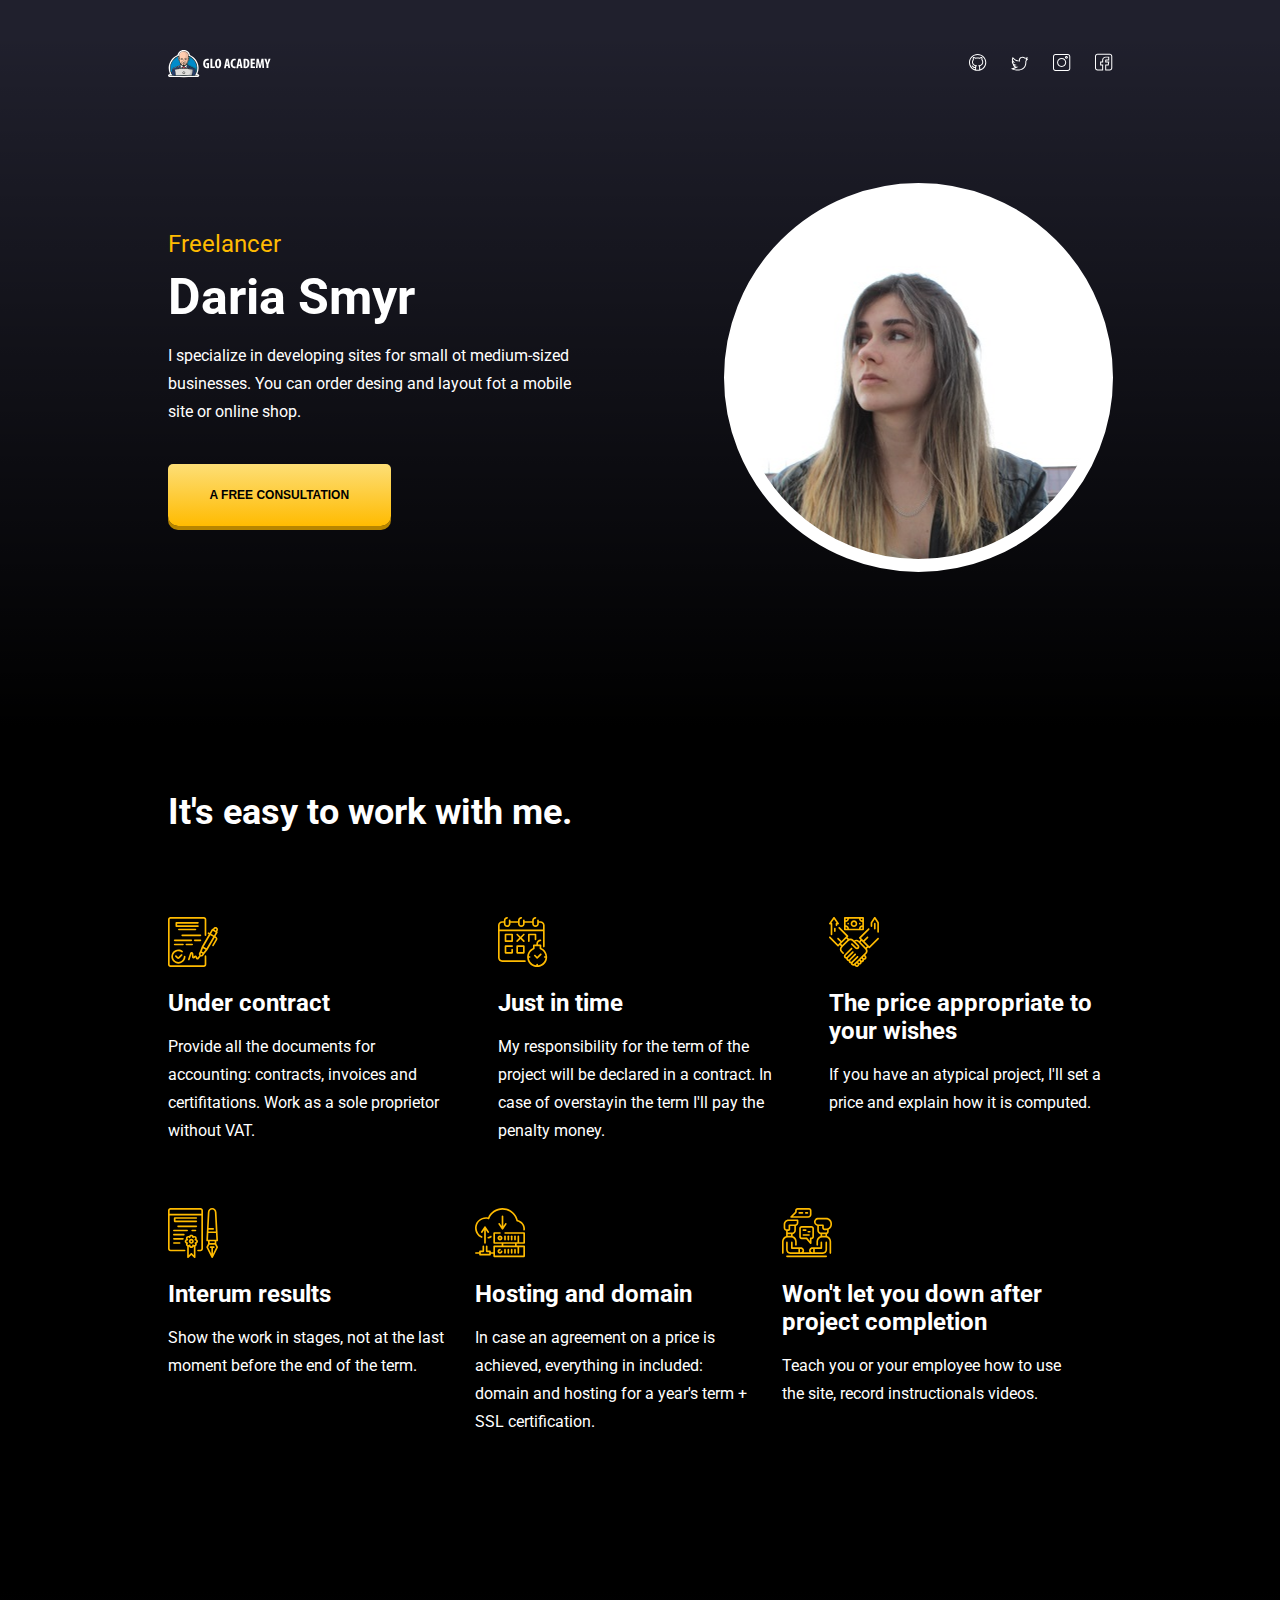
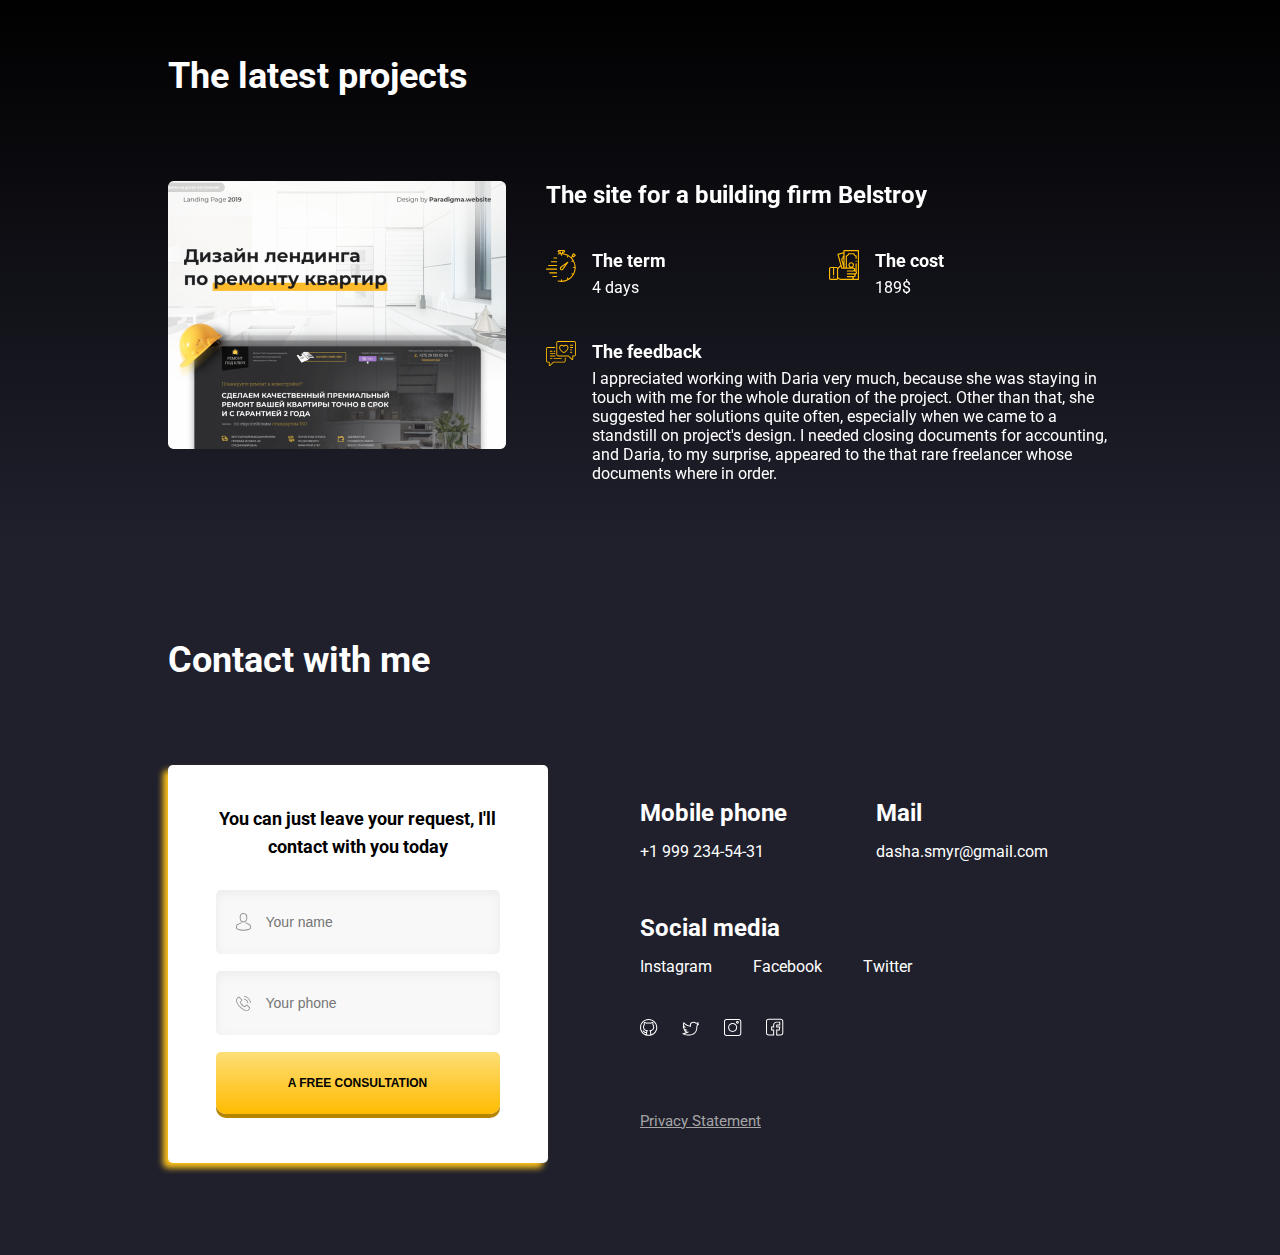
<file: index.html>
<!DOCTYPE html>
<html lang="en">
  <head>
    <meta charset="UTF-8" />
    <meta name="viewport" content="width=device-width, initial-scale=1.0" />
    <title>Daria Smyr - freelancer, web-developer</title>

    <link
      href="https://fonts.googleapis.com/css2?family=Roboto:wght@400;700&display=swap"
      rel="stylesheet"
    />
    <link rel="stylesheet" href="css/animate.min.css" />
    <link rel="stylesheet" href="css\style.css" />
    <link rel="stylesheet" href="css/swiper-bundle.min.css" />
  </head>
  <body>
    <header class="hero">
      <div class="container">
        <div class="hero-header">
          <img src="img\logo.svg" alt="Glo Academy" class="logo" />
          <div class="social-links">
            <a href="https://github.com/dariasmyr" class="social-link"
              ><img src="img\social\github.svg" alt="Github"
            /></a>
            <a href="" class="social-link"
              ><img src="img\social\twitter.svg" alt="Twitter"
            /></a>
            <a href="https://www.instagram.com/daria_smyr/" class="social-link"
              ><img src="img\social\instagram.svg" alt="Instagram"
            /></a>
            <a href="" class="social-link"
              ><img src="img\social\facebook.svg" alt="Facebook"
            /></a>
          </div>
        </div>
        <!-- /.hero-header -->

        <div class="hero-content">
          <div class="hero-text">
            <span class="hero-subtitle wow fadeInRight" data-wow-delay="0.2s"
              >Freelancer</span
            >
            <h1 class="hero-title wow fadeInRight" data-wow-delay="0.4s">
              Daria Smyr
            </h1>
            <p class="hero-description wow fadeInRight" data-wow-delay="0.6s">
              I specialize in developing sites for small ot medium-sized
              businesses. You can order desing and layout fot a mobile site or
              online shop.
            </p>
            <button
              class="button hero-button wow fadeInRight"
              data-wow-delay="0.8s"
            >
              A free consultation
            </button>
          </div>
          <!-- /.hero-text -->
          <div class="hero-avatar wow fadeIn" data-wow-delay="0.8s"></div>
          <!-- /.hero-avatar -->
        </div>
        <!-- /.hero-content -->
      </div>
      <!-- /.container -->
    </header>
    <main>
      <section class="features section">
        <div class="container">
          <h2 class="section-title">It's easy to work with me.</h2>
          <div class="features-block">
            <div class="features-item">
              <img
                src="img/features/offer-img.svg"
                alt="Under contract"
                class="features-image"
              />
              <h3 class="features-title">Under contract</h3>
              <p class="features-text">
                Provide all the documents for accounting: contracts, invoices
                and certifitations. Work as a sole proprietor without VAT.
              </p>
            </div>
            <div class="features-item">
              <img
                src="img/features/deadline-img.svg"
                alt="Just in time"
                class="features-image"
              />
              <h3 class="features-title">Just in time</h3>
              <p class="features-text">
                My responsibility for the term of the project will be declared
                in a contract. In case of overstayin the term I'll pay the
                penalty money.
              </p>
            </div>
            <div class="features-item">
              <img
                src="img/features/agreement-img.svg"
                alt="The price appropriate  to your wishes"
                class="features-image"
              />
              <h3 class="features-title">
                The price appropriate to your wishes
              </h3>
              <p class="features-text">
                If you have an atypical project, I'll set a price and explain
                how it is computed.
              </p>
            </div>
            <div class="features-item">
              <img
                src="img/features/steps-img.svg"
                alt="Interum results"
                class="features-image"
              />
              <h3 class="features-title">Interum results</h3>
              <p class="features-text">
                Show the work in stages, not at the last moment before the end
                of the term.
              </p>
            </div>
            <div class="features-item">
              <img
                src="img/features/storage-img.svg"
                alt="Hosting and domain"
                class="features-image"
              />
              <h3 class="features-title">Hosting and domain</h3>
              <p class="features-text">
                In case an agreement on a price is achieved, everything in
                included: domain and hosting for a year's term + SSL
                certification.
              </p>
            </div>
            <div class="features-item">
              <img
                src="img/features/conversation-img.svg"
                alt="Won't let you down after project completion"
                class="features-image"
              />
              <h3 class="features-title">
                Won't let you down after project completion
              </h3>
              <p class="features-text">
                Teach you or your employee how to use the site, record
                instructionals videos.
              </p>
            </div>
            <h3 class="features-title"></h3>
            <p class="features-text"></p>
          </div>
        </div>
        <!-- /.container -->
      </section>
      <!-- /.features -->

      <section class="section projects">
        <div class="container">
          <h2 class="section-title">The latest projects</h2>

          <div class="swiper-container projects-slider">
            <!-- Additional required wrapper -->
            <div class="swiper-wrapper">
              <!-- Slides -->
              <div class="swiper-slide projects-slide">
                <img
                  src="img/project-img.png"
                  alt="The site for a building firm Belstroy"
                  class="project-image"
                />
                <div class="project-text">
                  <h3 class="project-title">
                    The site for a building firm Belstroy
                  </h3>
                  <div class="project-time">
                    <img
                      src="img/time-icon.svg"
                      alt="The term"
                      class="project-icon"
                    />
                    <div class="project-description">
                      <h4 class="project-subtitle">The term</h4>
                      <p class="project-paragraph">4 days</p>
                    </div>
                  </div>
                  <div class="project-cost">
                    <img
                      src="img/cost-icon.svg"
                      alt="The cost"
                      class="project-icon"
                    />
                    <div class="project-description">
                      <h4 class="project-subtitle">The cost</h4>
                      <p class="project-paragraph">189$</p>
                    </div>
                  </div>
                  <div class="project-feedback">
                    <img
                      src="img/feedback-icon.svg"
                      alt="The feedback"
                      class="project-icon"
                    />
                    <div class="project-description">
                      <h4 class="project-subtitle">The feedback</h4>
                      <p class="project-paragraph">
                        I appreciated working with Daria very much, because she
                        was staying in touch with me for the whole duration of
                        the project. Other than that, she suggested her
                        solutions quite often, especially when we came to a
                        standstill on project's design. I needed closing
                        documents for accounting, and Daria, to my surprise,
                        appeared to the that rare freelancer whose documents
                        where in order.
                      </p>
                    </div>
                  </div>
                </div>
              </div>
              <div class="swiper-slide projects-slide">
                <img
                  src="img/project-img.png"
                  alt="The site for a building firm Belstroy"
                  class="project-image"
                />
                <div class="project-text">
                  <h3 class="project-title">
                    The site for a building firm BelWeb
                  </h3>
                  <div class="project-time">
                    <img
                      src="img/time-icon.svg"
                      alt="The term"
                      class="project-icon"
                    />
                    <div class="project-description">
                      <h4 class="project-subtitle">The term</h4>
                      <p class="project-paragraph">4 days</p>
                    </div>
                  </div>
                  <div class="project-cost">
                    <img
                      src="img/cost-icon.svg"
                      alt="The cost"
                      class="project-icon"
                    />
                    <div class="project-description">
                      <h4 class="project-subtitle">The cost</h4>
                      <p class="project-paragraph">189$</p>
                    </div>
                  </div>
                  <div class="project-feedback">
                    <img
                      src="img/feedback-icon.svg"
                      alt="The feedback"
                      class="project-icon"
                    />
                    <div class="project-description">
                      <h4 class="project-subtitle">The feedback</h4>
                      <p class="project-paragraph">
                        I appreciated working with Daria very much, because she
                        was staying in touch with me for the whole duration of
                        the project. Other than that, she suggested her
                        solutions quite often, especially when we came to a
                        standstill on project's design. I needed closing
                        documents for accounting, and Daria, to my surprise,
                        appeared to the that rare freelancer whose documents
                        where in order.
                      </p>
                    </div>
                  </div>
                </div>
              </div>
            </div>
            <!-- If we need pagination -->
            <div class="swiper-pagination"></div>
          </div>
        </div>
      </section>
    </main>
    <footer class="section">
      <div class="container">
        <h2 class="section-title">Contact with me</h2>
        <div class="contacts-block">
          <form action="" class="contacts-form">
            <h4 class="form-title">
              You can just leave your request, I'll contact with you today
            </h4>
            <input
              type="text"
              class="input input-name"
              placeholder="Your name"
            />
            <input
              type="text"
              class="input input-phone"
              placeholder="Your phone"
            />
            <button class="button form-button">A free consultation</button>
          </form>

          <div class="contacts-text">
            <div class="contacts-data">
              <div class="contacts-phone">
                <h4 class="contacts-title">Mobile phone</h4>
                <a href="tel:+123454321" class="contacts-link"
                  >+1 999 234-54-31</a
                >
              </div>
              <!-- /.contacts-phone -->
              <div class="contacts-mail">
                <h4 class="contacts-title">Mail</h4>
                <a href="mailto:dasha.smyr@gmail.com" class="contacts-link"
                  >dasha.smyr@gmail.com</a
                >
              </div>
              <!-- /.contacts-mail -->
              <div class="contacts-social">
                <h4 class="contacts-title">Social media</h4>
                <a
                  href="https://www.instagram.com/daria_smyr/"
                  class="contacts-link"
                  >Instagram</a
                >
                <a href="f" class="contacts-link">Facebook</a>
                <a href="t" class="contacts-link">Twitter</a>
              </div>
              <!-- /.contacts-social -->
            </div>
            <div class="social-links">
              <a href="https://github.com/dariasmyr" class="social-link"
                ><img src="img\social\github.svg" alt="Github"
              /></a>
              <a href="" class="social-link"
                ><img src="img\social\twitter.svg" alt="Twitter"
              /></a>
              <a
                href="https://www.instagram.com/daria_smyr/"
                class="social-link"
                ><img src="img\social\instagram.svg" alt="Instagram"
              /></a>
              <a href="" class="social-link"
                ><img src="img\social\facebook.svg" alt="Facebook"
              /></a>
            </div>
            <a href="a" class="contacts-policy">Privacy Statement</a>
          </div>
        </div>
        <!-- /.contacts-block -->
      </div>
    </footer>

    <script src="js/wow.min.js"></script>
    <script src="js/main.js"></script>
    <script src="js/swiper-bundle.min.js"></script>
  </body>
</html>
</file>
